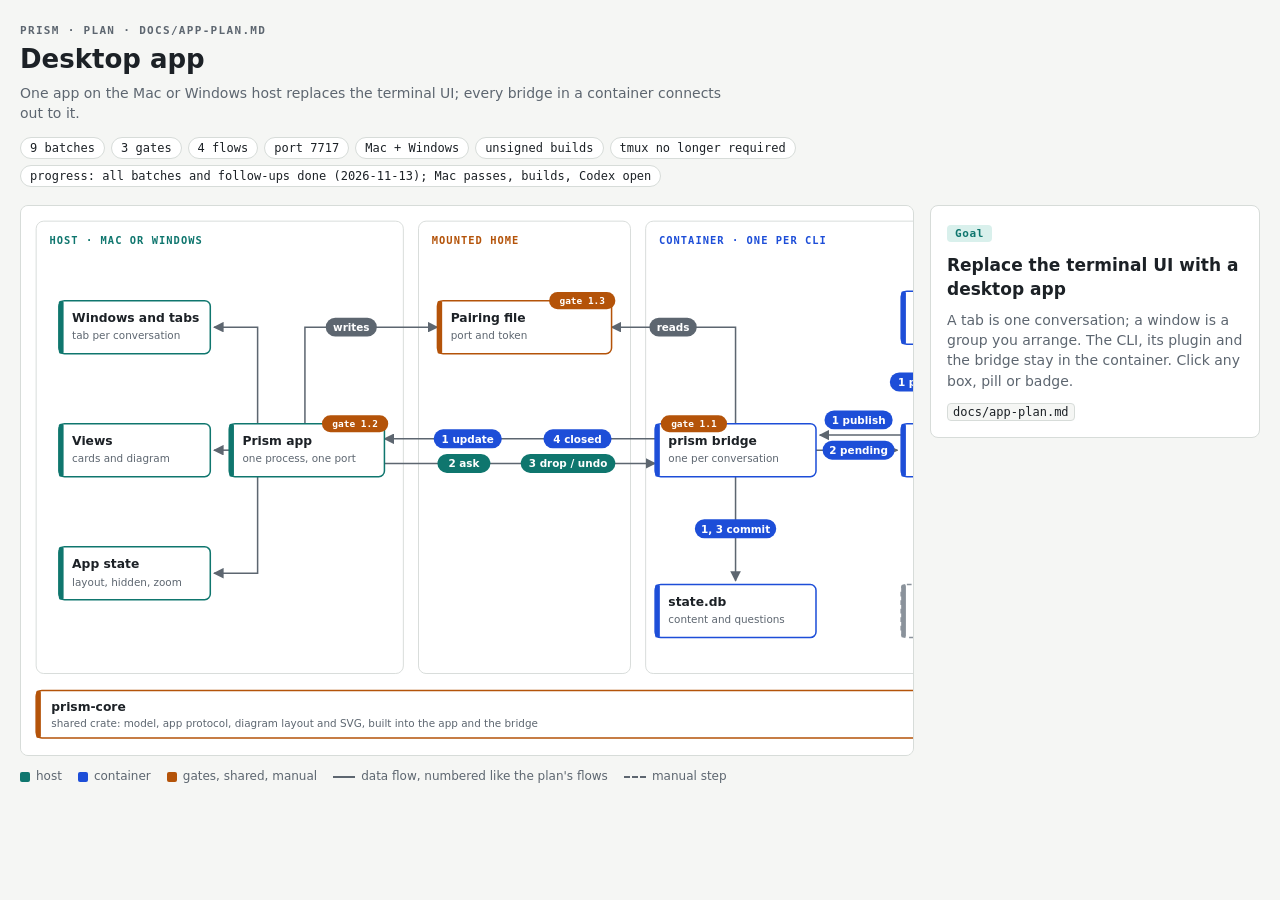
<file: features/prism/docs/app-plan.html>
<!doctype html>
<html lang="en">
<head>
<meta charset="utf-8">
<meta name="viewport" content="width=device-width, initial-scale=1">
<title>Prism desktop app plan</title>
<style>
  :root {
    --bg: #f5f6f4; --surface: #ffffff; --fg: #1c2126; --muted: #5d6670; --rule: #d7dcd9;
    --teal: #0f766e; --teal-soft: #d9f0ec; --blue: #1d4ed8; --blue-soft: #dfe8fb;
    --amber: #b45309; --amber-soft: #fdecc8; --gone: #8a929b; --focus: #111827;
    --pill-fg: #ffffff;
    --mono: ui-monospace, "SF Mono", Menlo, Consolas, monospace;
    --sans: system-ui, -apple-system, "Segoe UI", sans-serif;
  }
  @media (prefers-color-scheme: dark) {
    :root {
      --bg: #12161a; --surface: #1a2026; --fg: #e5e9ec; --muted: #9aa5af; --rule: #2c353d;
      --teal: #2dd4bf; --teal-soft: #12332f; --blue: #7aa5ff; --blue-soft: #18264a;
      --amber: #f59e0b; --amber-soft: #3a2a0c; --gone: #6f7983; --focus: #ffffff;
      --pill-fg: #0d1117;
    }
  }
  * { box-sizing: border-box; }
  body { margin: 0; background: var(--bg); color: var(--fg); font: 14px/1.45 var(--sans); }
  main { max-width: 1480px; margin: 0 auto; padding: 24px 20px 40px; }
  .eyebrow { font: 600 11px var(--mono); letter-spacing: .12em; text-transform: uppercase; color: var(--muted); }
  h1 { margin: 4px 0 4px; font-size: 26px; }
  .subtitle { margin: 0; color: var(--muted); max-width: 80ch; }
  .chips { display: flex; flex-wrap: wrap; gap: 6px; margin: 14px 0 18px; }
  .chip { font: 12px var(--mono); padding: 3px 9px; border: 1px solid var(--rule); border-radius: 999px; background: var(--surface); }
  .layout { display: grid; grid-template-columns: minmax(0, 1fr) 330px; gap: 16px; align-items: start; }
  .frame { background: var(--surface); border: 1px solid var(--rule); border-radius: 8px; overflow-x: auto; }
  svg { display: block; min-width: 1060px; width: 100%; height: auto; font-family: var(--sans); }
  .panel { background: var(--surface); border: 1px solid var(--rule); border-radius: 8px; padding: 16px; position: sticky; top: 16px; }
  .tag { display: inline-block; font: 600 11px var(--mono); letter-spacing: .06em; padding: 2px 8px; border-radius: 4px; background: var(--blue-soft); color: var(--blue); }
  .tag.teal { background: var(--teal-soft); color: var(--teal); }
  .tag.amber { background: var(--amber-soft); color: var(--amber); }
  .tag.gone { background: transparent; color: var(--gone); border: 1px dashed var(--gone); }
  .panel h2 { margin: 10px 0 8px; font-size: 17px; }
  .panel ul { margin: 0; padding-left: 18px; display: grid; gap: 6px; }
  .panel p { margin: 0; color: var(--muted); }
  .artifacts { margin-top: 12px; display: flex; flex-wrap: wrap; gap: 6px; }
  code { font: 12px var(--mono); background: var(--bg); border: 1px solid var(--rule); border-radius: 4px; padding: 1px 5px; }
  .legend { display: flex; flex-wrap: wrap; gap: 6px 16px; margin-top: 12px; color: var(--muted); font-size: 12px; }
  .legend i { display: inline-block; width: 22px; height: 0; border-top: 2px solid var(--muted); vertical-align: middle; margin-right: 6px; }
  .legend i.dash { border-top-style: dashed; }
  .legend b { display: inline-block; width: 10px; height: 10px; border-radius: 2px; vertical-align: middle; margin-right: 6px; }

  .lane { fill: var(--surface); stroke: var(--rule); }
  .lane-title { font: 600 11px var(--mono); letter-spacing: .1em; text-transform: uppercase; }
  .box rect { fill: var(--surface); stroke-width: 1.6; }
  .box .bar { stroke: none; }
  .box .name { font-weight: 700; font-size: 13px; fill: var(--fg); }
  .box .sub { font-size: 11px; fill: var(--muted); }
  .teal rect.body { stroke: var(--teal); } .teal .bar { fill: var(--teal); }
  .blue rect.body { stroke: var(--blue); } .blue .bar { fill: var(--blue); }
  .amber rect.body { stroke: var(--amber); } .amber .bar { fill: var(--amber); }
  .gone rect.body { stroke: var(--gone); stroke-dasharray: 5 4; } .gone .bar { fill: var(--gone); }
  .gone .name { fill: var(--gone); text-decoration: line-through; }
  .flow { fill: none; stroke: var(--muted); stroke-width: 1.6; }
  .flow.manual { stroke-dasharray: 6 5; }
  .pill rect { fill: var(--blue); }
  .pill.teal rect { fill: var(--teal); }
  .pill.manual rect { fill: var(--amber); }
  .pill.plain rect { fill: var(--muted); }
  .pill text { fill: var(--pill-fg); font: 600 11px var(--sans); text-anchor: middle; }
  .gate rect { fill: var(--amber); }
  .gate text { fill: var(--pill-fg); font: 700 10px var(--mono); text-anchor: middle; }
  [data-key] { cursor: pointer; outline: none; }
  [data-key]:hover rect.body, [data-key]:hover > rect { filter: brightness(1.08); }
  [data-key]:focus-visible rect, [data-key].selected rect.body, .pill.selected rect, .gate.selected rect {
    stroke: var(--focus); stroke-width: 2.4;
  }
  @media (max-width: 980px) {
    .layout { grid-template-columns: 1fr; }
    .panel { position: static; }
  }
</style>
</head>
<body>
<main>
  <div class="eyebrow">Prism · plan · docs/app-plan.md</div>
  <h1>Desktop app</h1>
  <p class="subtitle">One app on the Mac or Windows host replaces the terminal UI; every bridge in a container connects out to it.</p>
  <div class="chips">
    <span class="chip">9 batches</span><span class="chip">3 gates</span><span class="chip">4 flows</span>
    <span class="chip">port 7717</span><span class="chip">Mac + Windows</span><span class="chip">unsigned builds</span>
    <span class="chip">tmux no longer required</span>
    <span class="chip" id="progress">progress: all batches and follow-ups done (2026-11-13); Mac passes, builds, Codex open</span>
  </div>

  <div class="layout">
    <div class="frame">
      <svg viewBox="0 0 1120 580" role="img" aria-label="Prism desktop app architecture and flows">
        <defs>
          <marker id="arrow" viewBox="0 0 10 10" refX="9" refY="5" markerWidth="7" markerHeight="7" orient="auto-start-reverse">
            <path d="M0,0 L10,5 L0,10 z" fill="context-stroke"/>
          </marker>
        </defs>

        <!-- lanes: where things run -->
        <rect class="lane" x="16" y="16" width="388" height="478" rx="8"/>
        <text class="lane-title" x="30" y="40" fill="var(--teal)">Host · Mac or Windows</text>
        <rect class="lane" x="420" y="16" width="224" height="478" rx="8"/>
        <text class="lane-title" x="434" y="40" fill="var(--amber)">Mounted home</text>
        <rect class="lane" x="660" y="16" width="444" height="478" rx="8"/>
        <text class="lane-title" x="674" y="40" fill="var(--blue)">Container · one per CLI</text>

        <!-- flows (drawn under boxes) -->
        <path class="flow" d="M670,246 L384,246" marker-end="url(#arrow)"/>
        <path class="flow" d="M384,272 L670,272" marker-end="url(#arrow)"/>
        <path class="flow" d="M300,230 L300,128 L440,128" marker-end="url(#arrow)"/>
        <path class="flow" d="M755,230 L755,128 L624,128" marker-end="url(#arrow)"/>
        <path class="flow" d="M930,242 L844,242" marker-end="url(#arrow)"/>
        <path class="flow" d="M840,258 L926,258" marker-end="url(#arrow)"/>
        <path class="flow" d="M956,146 L956,226" marker-end="url(#arrow)"/>
        <path class="flow manual" d="M1046,230 L1046,150" marker-end="url(#arrow)"/>
        <path class="flow" d="M755,286 L755,396" marker-end="url(#arrow)"/>
        <path class="flow" d="M220,258 L204,258" marker-end="url(#arrow)"/>
        <path class="flow" d="M250,230 L250,128 L204,128" marker-end="url(#arrow)"/>
        <path class="flow" d="M250,286 L250,388 L204,388" marker-end="url(#arrow)"/>

        <!-- host boxes -->
        <g class="box teal" data-key="tabs" tabindex="0" role="button" aria-label="Windows and tabs">
          <rect class="body" x="40" y="100" width="160" height="56" rx="6"/><rect class="bar" x="40" y="100" width="5" height="56" rx="2"/>
          <text class="name" x="54" y="123">Windows and tabs</text><text class="sub" x="54" y="141">tab per conversation</text>
        </g>
        <g class="box teal" data-key="views" tabindex="0" role="button" aria-label="Views">
          <rect class="body" x="40" y="230" width="160" height="56" rx="6"/><rect class="bar" x="40" y="230" width="5" height="56" rx="2"/>
          <text class="name" x="54" y="253">Views</text><text class="sub" x="54" y="271">cards and diagram</text>
        </g>
        <g class="box teal" data-key="appstate" tabindex="0" role="button" aria-label="App state">
          <rect class="body" x="40" y="360" width="160" height="56" rx="6"/><rect class="bar" x="40" y="360" width="5" height="56" rx="2"/>
          <text class="name" x="54" y="383">App state</text><text class="sub" x="54" y="401">layout, hidden, zoom</text>
        </g>
        <g class="box teal" data-key="app" tabindex="0" role="button" aria-label="Prism app">
          <rect class="body" x="220" y="230" width="164" height="56" rx="6"/><rect class="bar" x="220" y="230" width="5" height="56" rx="2"/>
          <text class="name" x="234" y="253">Prism app</text><text class="sub" x="234" y="271">one process, one port</text>
        </g>

        <!-- mounted home -->
        <g class="box amber" data-key="pairing" tabindex="0" role="button" aria-label="Pairing file">
          <rect class="body" x="440" y="100" width="184" height="56" rx="6"/><rect class="bar" x="440" y="100" width="5" height="56" rx="2"/>
          <text class="name" x="454" y="123">Pairing file</text><text class="sub" x="454" y="141">port and token</text>
        </g>

        <!-- container boxes -->
        <g class="box blue" data-key="cli" tabindex="0" role="button" aria-label="CLI">
          <rect class="body" x="930" y="90" width="160" height="56" rx="6"/><rect class="bar" x="930" y="90" width="5" height="56" rx="2"/>
          <text class="name" x="944" y="113">CLI</text><text class="sub" x="944" y="131">claude or codex</text>
        </g>
        <g class="box blue" data-key="plugin" tabindex="0" role="button" aria-label="Plugin">
          <rect class="body" x="930" y="230" width="160" height="56" rx="6"/><rect class="bar" x="930" y="230" width="5" height="56" rx="2"/>
          <text class="name" x="944" y="253">Plugin</text><text class="sub" x="944" y="271">tools and Claude mod</text>
        </g>
        <g class="box blue" data-key="bridge" tabindex="0" role="button" aria-label="prism bridge">
          <rect class="body" x="670" y="230" width="170" height="56" rx="6"/><rect class="bar" x="670" y="230" width="5" height="56" rx="2"/>
          <text class="name" x="684" y="253">prism bridge</text><text class="sub" x="684" y="271">one per conversation</text>
        </g>
        <g class="box blue" data-key="store" tabindex="0" role="button" aria-label="state.db">
          <rect class="body" x="670" y="400" width="170" height="56" rx="6"/><rect class="bar" x="670" y="400" width="5" height="56" rx="2"/>
          <text class="name" x="684" y="423">state.db</text><text class="sub" x="684" y="441">content and questions</text>
        </g>
        <g class="box gone" data-key="tui" tabindex="0" role="button" aria-label="Terminal UI, removed">
          <rect class="body" x="930" y="400" width="160" height="56" rx="6"/><rect class="bar" x="930" y="400" width="5" height="56" rx="2"/>
          <text class="name" x="944" y="423">Terminal UI, tmux</text><text class="sub" x="944" y="441">removed in batch 7</text>
        </g>

        <!-- shared crate -->
        <g class="box amber" data-key="core" tabindex="0" role="button" aria-label="prism-core crate">
          <rect class="body" x="16" y="512" width="1088" height="50" rx="6"/><rect class="bar" x="16" y="512" width="5" height="50" rx="2"/>
          <text class="name" x="32" y="534">prism-core</text><text class="sub" x="32" y="551">shared crate: model, app protocol, diagram layout and SVG, built into the app and the bridge</text>
        </g>

        <!-- pills: numbered like the plan's flows -->
        <g class="pill" data-key="f1" tabindex="0" role="button"><rect x="436" y="236" width="72" height="20" rx="10"/><text x="472" y="250">1 update</text></g>
        <g class="pill" data-key="f4" tabindex="0" role="button"><rect x="552" y="236" width="72" height="20" rx="10"/><text x="588" y="250">4 closed</text></g>
        <g class="pill teal" data-key="f2" tabindex="0" role="button"><rect x="440" y="262" width="56" height="20" rx="10"/><text x="468" y="276">2 ask</text></g>
        <g class="pill teal" data-key="f3" tabindex="0" role="button"><rect x="528" y="262" width="100" height="20" rx="10"/><text x="578" y="276">3 drop / undo</text></g>
        <g class="pill" data-key="f1" tabindex="0" role="button"><rect x="849" y="216" width="72" height="20" rx="10"/><text x="885" y="230">1 publish</text></g>
        <g class="pill" data-key="f2" tabindex="0" role="button"><rect x="847" y="248" width="76" height="20" rx="10"/><text x="885" y="262">2 pending</text></g>
        <g class="pill" data-key="f1" tabindex="0" role="button"><rect x="918" y="176" width="74" height="20" rx="10"/><text x="955" y="190">1 publish</text></g>
        <g class="pill manual" data-key="f2" tabindex="0" role="button"><rect x="998" y="176" width="100" height="20" rx="10"/><text x="1048" y="190">2 fill prompt</text></g>
        <g class="pill" data-key="f1" tabindex="0" role="button"><rect x="712" y="331" width="86" height="20" rx="10"/><text x="755" y="345">1, 3 commit</text></g>
        <g class="pill plain" data-key="pairing" tabindex="0" role="button"><rect x="322" y="118" width="54" height="20" rx="10"/><text x="349" y="132">writes</text></g>
        <g class="pill plain" data-key="pairing" tabindex="0" role="button"><rect x="664" y="118" width="50" height="20" rx="10"/><text x="689" y="132">reads</text></g>

        <!-- gates: amber badges on the box they block -->
        <g class="gate" data-key="g12" tabindex="0" role="button"><rect x="318" y="221" width="70" height="18" rx="9"/><text x="353" y="234">gate 1.2</text></g>
        <g class="gate" data-key="g13" tabindex="0" role="button"><rect x="558" y="91" width="70" height="18" rx="9"/><text x="593" y="104">gate 1.3</text></g>
        <g class="gate" data-key="g11" tabindex="0" role="button"><rect x="676" y="221" width="70" height="18" rx="9"/><text x="711" y="234">gate 1.1</text></g>
      </svg>
    </div>

    <aside class="panel" id="panel" aria-live="polite"></aside>
  </div>

  <div class="legend">
    <span><b style="background:var(--teal)"></b>host</span>
    <span><b style="background:var(--blue)"></b>container</span>
    <span><b style="background:var(--amber)"></b>gates, shared, manual</span>
    <span><i></i>data flow, numbered like the plan's flows</span>
    <span><i class="dash"></i>manual step</span>
  </div>
</main>

<script>
const DATA = {
  goal: { tag: "Goal", tone: "teal", title: "Replace the terminal UI with a desktop app",
    text: "A tab is one conversation; a window is a group you arrange. The CLI, its plugin and the bridge stay in the container. Click any box, pill or badge.",
    artifacts: ["docs/app-plan.md"] },
  app: { tag: "Batch 4", tone: "teal", title: "Prism app",
    bullets: ["One Tauri 2 process on the host, one listening port.", "Keeps a registry of connected bridges and routes each to its tab.", "Holds no content of its own; everything comes from the bridges.", "Built unsigned on your Mac and your Windows PC (batch 8)."],
    artifacts: ["app/", "app/src-tauri/", "port 7717"] },
  tabs: { tag: "Batch 4.2", tone: "teal", title: "Windows and tabs",
    bullets: ["Tab = one conversation, labeled with project and agent.", "Drag tabs between windows; a window is your group.", "The app remembers project → window; a new project opens a new window.", "Closing a tab ends nothing; a session list reopens it."],
    artifacts: ["app/"] },
  views: { tag: "Batches 4.3, 5, 6", tone: "teal", title: "Views",
    bullets: ["Card list with expanded focused card and ask, accept, drop; a dropped item stays, greyed.", "Diagram: lanes, name + subtitle boxes, numbered pills, dashed manual steps, gate badges.", "Pan and zoom with wheel, pinch, drag and keys; click opens a side panel.", "Native text selection; Ask places item plus quote in the prompt box."],
    artifacts: ["prism-core/", "CLAUDE.md Diagrams (HTML)"] },
  appstate: { tag: "Architecture", tone: "teal", title: "App state",
    bullets: ["Window and tab arrangement, project → window memory.", "Per tab: hidden items, filter, zoom, pan, selection.", "Lives in the app's data directory on the host, not in the project."],
    artifacts: [] },
  pairing: { tag: "Decision 5", tone: "amber", title: "Pairing file",
    bullets: ["The app writes its port and a token, mode 0600.", "Written to both mounted homes so Claude and Codex containers find it.", "PRISM_APP_FILE overrides the path for other setups.", "The token is what stops another local process posing as a bridge."],
    artifacts: ["~/.claude/prism/app.json", "~/.codex/prism/app.json", "PRISM_APP_FILE"] },
  cli: { tag: "Unchanged", tone: "blue", title: "CLI",
    bullets: ["claude or codex, started by d_claude or d_codex in its own container.", "Identified by process ID and start time; tmux is no longer required (decision 2).", "Its prompt box receives ask quotes from the Claude mod."],
    artifacts: [] },
  plugin: { tag: "Batch 7.4, 9", tone: "blue", title: "Plugin",
    bullets: ["Tools: publish, inspect, action, questions; answer is not used for now.", "The Claude mod polls pending questions and fills the prompt box.", "/prism reports the app connection instead of opening a pane.", "Codex-only changes go to the Codex agent."],
    artifacts: ["plugins/claude/hooks/prism.js", "plugins/codex/", "docs/codex-handover.md"] },
  bridge: { tag: "Batch 3", tone: "blue", title: "prism bridge",
    bullets: ["One per conversation; owns the store and every check.", "New: WebSocket client that dials out to the app, with reconnect.", "Sends hello and snapshot on connect, update after each committed change.", "Applies ask, action, undo from the app through the existing shared actions."],
    artifacts: ["src/bridge.rs", "src/applink.rs", "tests/applink.rs"] },
  store: { tag: "Unchanged", tone: "blue", title: "state.db",
    bullets: ["SQLite in the project's .prism directory.", "Content, questions, answers and undo records.", "Private view tables are no longer used once the app owns view state."],
    artifacts: [".prism/state.db", "src/store.rs"] },
  tui: { tag: "Batch 7", tone: "gone", title: "Terminal UI, tmux and the launcher go",
    bullets: ["Delete src/ui and its tests once the app covers list, diagram and ask.", "Remove the Prism pane handling and the tmux requirement.", "Remove the older prism --agent launcher and its supervisor.", "Drop ratatui, crossterm, resvg, usvg, tiny-skia, fontdb."],
    artifacts: ["src/ui/", "src/session.rs", "src/main.rs", "tests/launcher.rs"] },
  core: { tag: "Batch 2", tone: "amber", title: "prism-core",
    bullets: ["Portable crate used by the bridge and the app.", "Model types, app protocol messages with a version number.", "Diagram layout and SVG moved from src/ui/graph.rs; ids on shapes for clicks.", "Must land before batches 3, 4 and 5."],
    artifacts: ["prism-core/", "src/ui/graph.rs"] },
  f1: { tag: "Flow 1", tone: "blue", title: "Publish",
    bullets: ["The agent calls the publish tool.", "The bridge validates and commits a revision to the store.", "The bridge sends update; the tab redraws."],
    artifacts: ["mcp__prism__publish"] },
  f2: { tag: "Flow 2", tone: "teal", title: "Ask",
    bullets: ["Select text or an item in the app and press Ask; no editor.", "The bridge stores a shared question; the mod's poll picks it up.", "The mod places the reference in the prompt box; you type the question and send it.", "The agent answers in the chat; answers are not recorded in Prism for now."],
    artifacts: ["pending", "prompt_filled"] },
  f3: { tag: "Flow 3", tone: "teal", title: "Drop and undo",
    bullets: ["The app sends the command with the revision it saw.", "The bridge applies it through the same checks as the tools.", "Every connected view gets the update.", "A dropped item stays visible in its place, greyed, with its number."],
    artifacts: ["mcp__prism__action"] },
  f4: { tag: "Flow 4", tone: "blue", title: "Session end",
    bullets: ["The bridge sends closed when the conversation ends.", "The tab stays, marked ended, until you close it.", "A newer bridge for the same conversation replaces the older one."],
    artifacts: [] },
  g11: { tag: "Gate 1.1", tone: "amber", title: "Container reaches the host",
    bullets: ["Probe: a container connects to a host listener through host.docker.internal.", "Verified on Docker Desktop for Mac; note what Windows and plain Linux Docker need.", "Blocks batch 3."],
    artifacts: ["host.docker.internal:7717"] },
  g12: { tag: "Gate 1.2", tone: "amber", title: "Tauri builds on the Mac",
    bullets: ["Probe: a minimal Tauri 2 app builds and opens on your Mac.", "Blocks batch 4."],
    artifacts: ["app/src-tauri/"] },
  g13: { tag: "Gate 1.3", tone: "amber", title: "Pairing file is visible",
    bullets: ["Confirm the file shows up in a Claude container and in a Codex container.", "Blocks batch 3."],
    artifacts: ["~/.claude/prism/app.json", "~/.codex/prism/app.json"] },
};

const panel = document.getElementById("panel");
const escapeHtml = text => text.replace(/[&<>"]/g, c => ({"&": "&amp;", "<": "&lt;", ">": "&gt;", '"': "&quot;"}[c]));

function show(key) {
  const item = DATA[key];
  const body = item.bullets
    ? "<ul>" + item.bullets.map(b => "<li>" + escapeHtml(b) + "</li>").join("") + "</ul>"
    : "<p>" + escapeHtml(item.text) + "</p>";
  const artifacts = item.artifacts.length
    ? '<div class="artifacts">' + item.artifacts.map(a => "<code>" + escapeHtml(a) + "</code>").join("") + "</div>"
    : "";
  panel.innerHTML = '<span class="tag ' + item.tone + '">' + escapeHtml(item.tag) + "</span><h2>" + escapeHtml(item.title) + "</h2>" + body + artifacts;
  for (const node of document.querySelectorAll("[data-key]")) {
    node.classList.toggle("selected", node.dataset.key === key);
  }
}

for (const node of document.querySelectorAll("[data-key]")) {
  node.addEventListener("click", () => show(node.dataset.key));
  node.addEventListener("keydown", event => {
    if (event.key === "Enter" || event.key === " ") {
      event.preventDefault();
      show(node.dataset.key);
    }
  });
}
show("goal");
</script>
</body>
</html>
</file>
